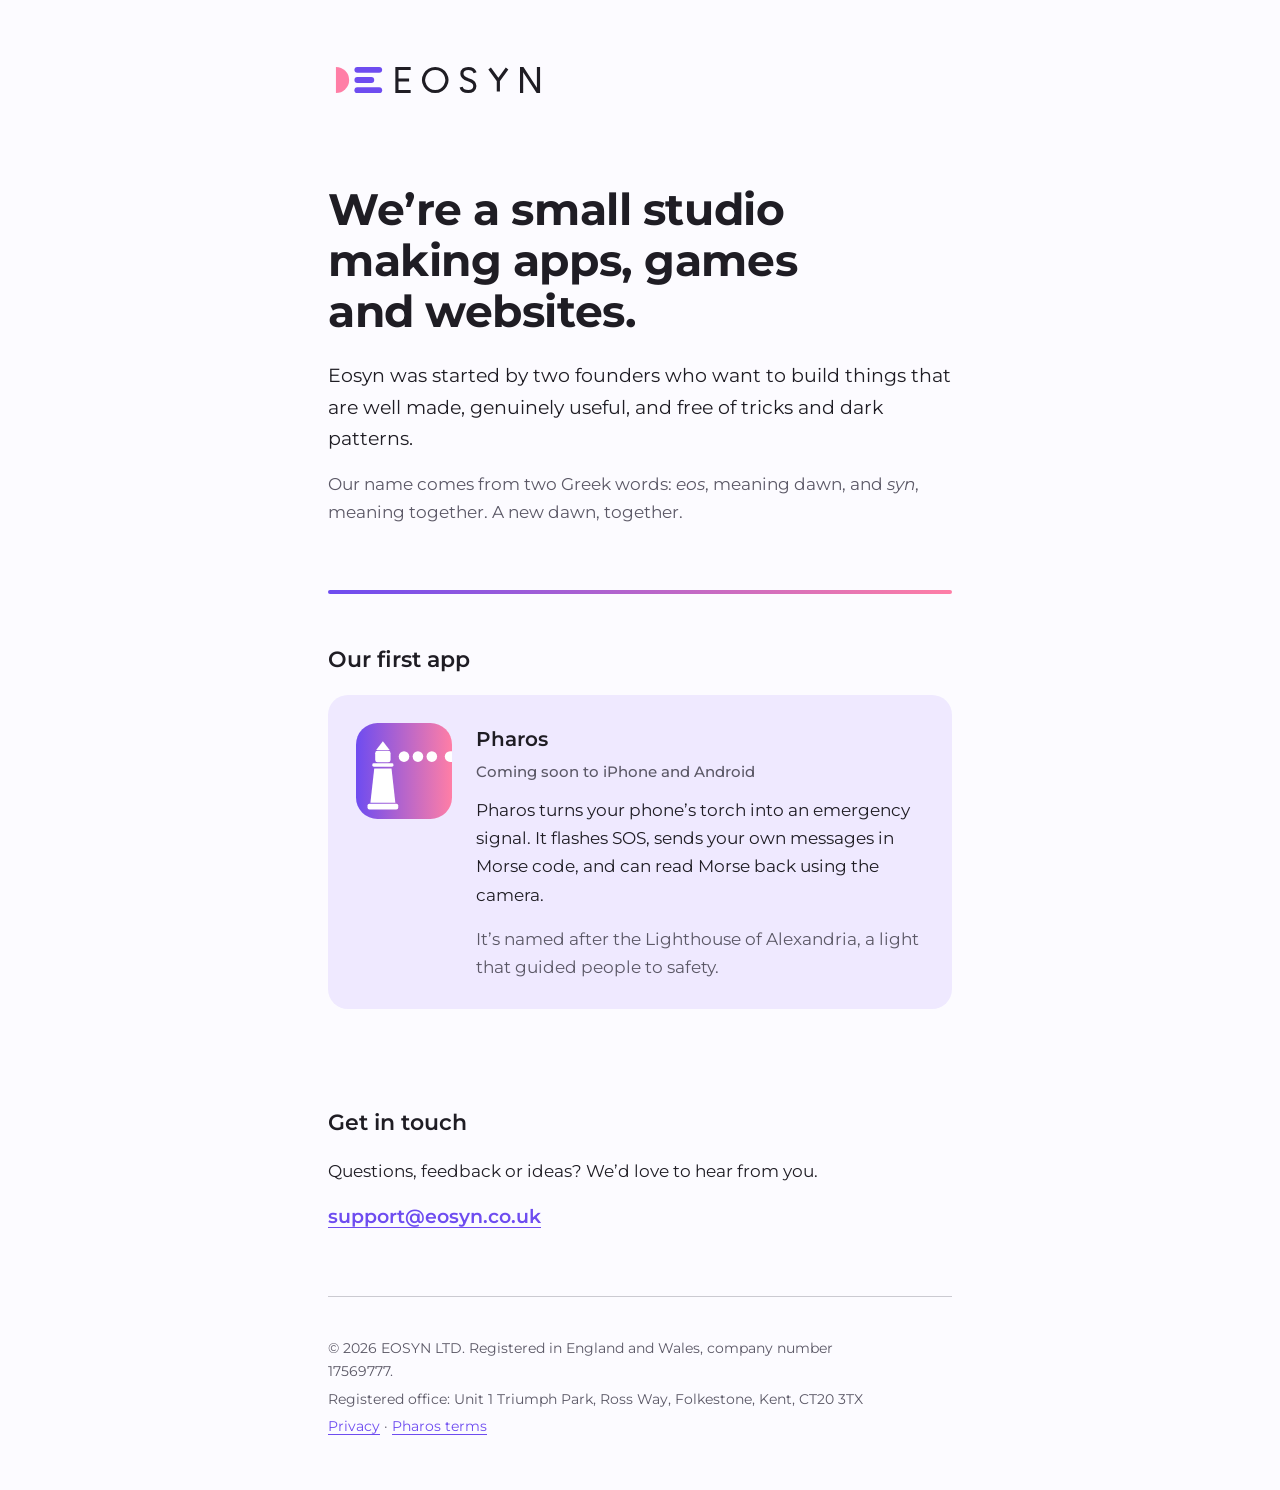
<file: index.html>
<!doctype html>
<html lang="en-GB">
<head>
  <meta charset="utf-8">
  <meta name="viewport" content="width=device-width, initial-scale=1, viewport-fit=cover">
  <title>Eosyn – apps, games and websites</title>
  <meta name="description" content="Eosyn is a small UK studio making apps, games and websites. Our first app, Pharos, turns your phone’s torch into an emergency signal.">
  <meta name="theme-color" content="#FCFBFF" media="(prefers-color-scheme: light)">
  <meta name="theme-color" content="#1F1D24" media="(prefers-color-scheme: dark)">

  <link rel="icon" href="favicon.svg" type="image/svg+xml">
  <link rel="icon" href="favicon.ico" sizes="any">
  <link rel="apple-touch-icon" href="apple-touch-icon.png">
  <link rel="manifest" href="site.webmanifest">

  <link rel="preconnect" href="https://fonts.googleapis.com">
  <link rel="preconnect" href="https://fonts.gstatic.com" crossorigin>
  <link href="https://fonts.googleapis.com/css2?family=Montserrat:wght@400;500;600;700&display=swap" rel="stylesheet">

  <link rel="stylesheet" href="styles.css">
</head>
<body>
  <div class="wrap">
    <header>
      <a class="logo" href="./" aria-label="Eosyn home">
        <picture>
          <source srcset="brand/eosyn-logo-for-dark-backgrounds.svg" media="(prefers-color-scheme: dark)">
          <img src="brand/eosyn-logo-for-light-backgrounds.svg" alt="Eosyn" width="833" height="244">
        </picture>
      </a>
    </header>

    <main>
      <div class="intro">
        <h1>We’re a small studio making apps, games and websites.</h1>
        <p class="lead">Eosyn was started by two founders who want to build things that are well made, genuinely useful, and free of tricks and dark patterns.</p>
        <p class="muted">Our name comes from two Greek words: <i>eos</i>, meaning dawn, and <i>syn</i>, meaning together. A new dawn, together.</p>
      </div>

      <hr class="horizon">

      <section aria-labelledby="apps-heading">
        <h2 id="apps-heading">Our first app</h2>
        <div class="app">
          <img src="brand/pharos-app-icon.svg" alt="" width="96" height="96">
          <div>
            <h3>Pharos</h3>
            <p class="status">Coming soon to iPhone and Android</p>
            <p>Pharos turns your phone’s torch into an emergency signal. It flashes SOS, sends your own messages in Morse code, and can read Morse back using the camera.</p>
            <p class="muted">It’s named after the Lighthouse of Alexandria, a light that guided people to safety.</p>
          </div>
        </div>
      </section>

      <section aria-labelledby="contact-heading">
        <h2 id="contact-heading">Get in touch</h2>
        <p>Questions, feedback or ideas? We’d love to hear from you.</p>
        <p><a class="email" href="mailto:support@eosyn.co.uk">support@eosyn.co.uk</a></p>
      </section>
    </main>

    <footer>
      <p>© <span id="year">2026</span> EOSYN LTD. Registered in England and Wales, company number 17569777.</p>
      <p>Registered office: Unit 1 Triumph Park, Ross Way, Folkestone, Kent, CT20 3TX</p>
      <p><a href="privacy/">Privacy</a> · <a href="pharos/terms/">Pharos terms</a></p>
    </footer>
  </div>

  <script>
    document.getElementById("year").textContent = new Date().getFullYear();
  </script>
</body>
</html>
</file>
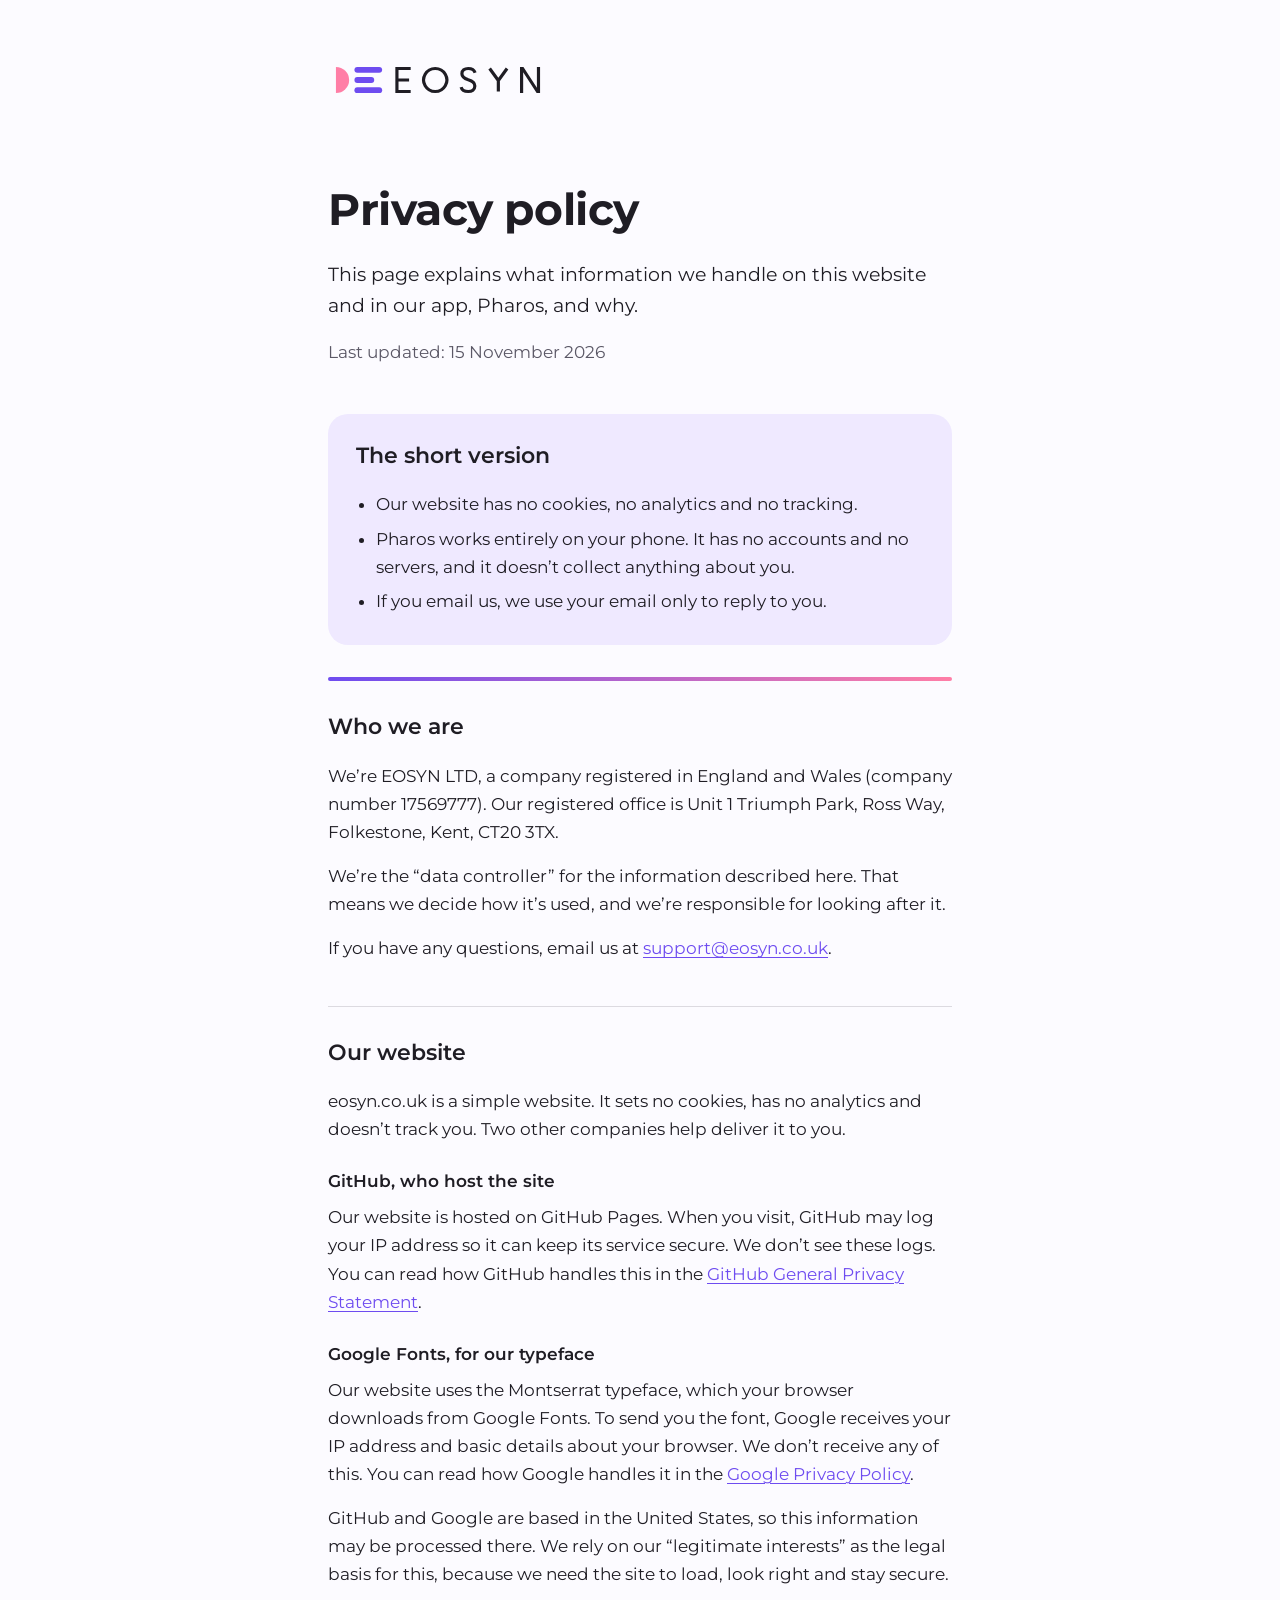
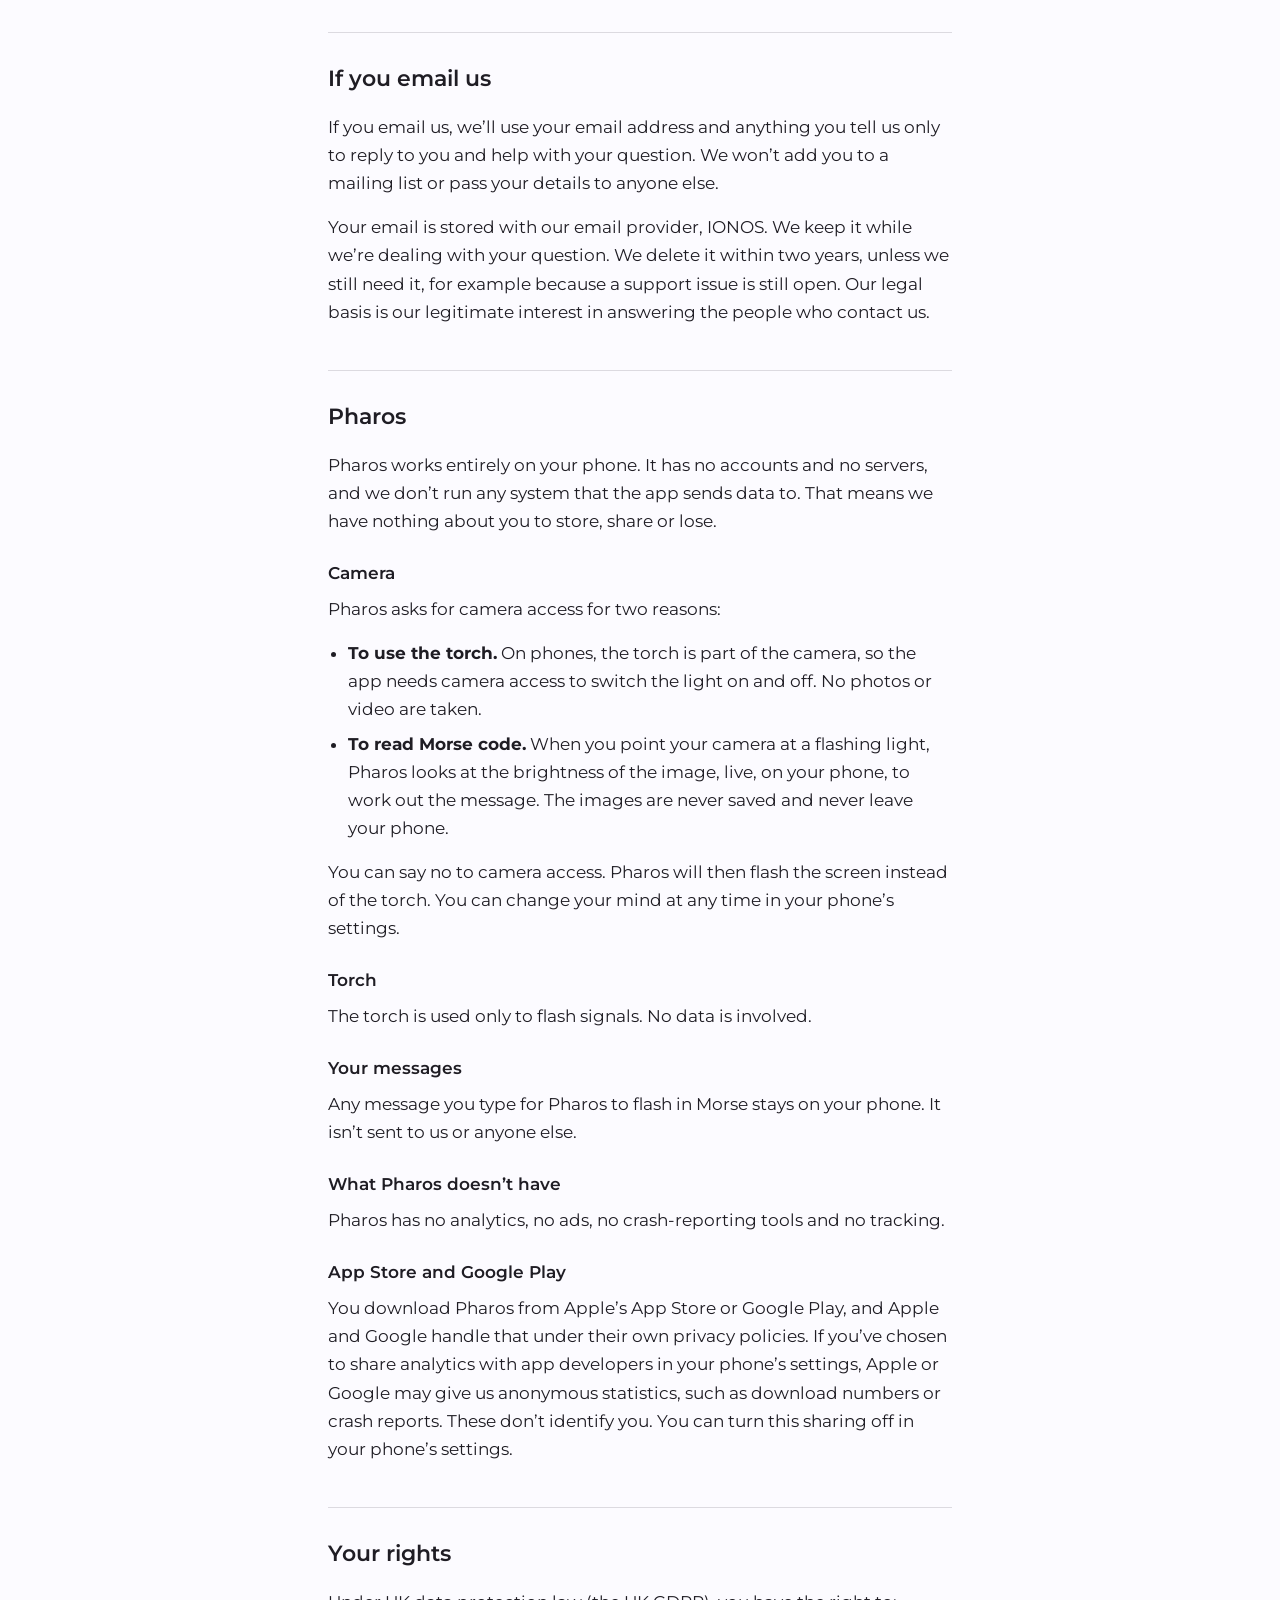
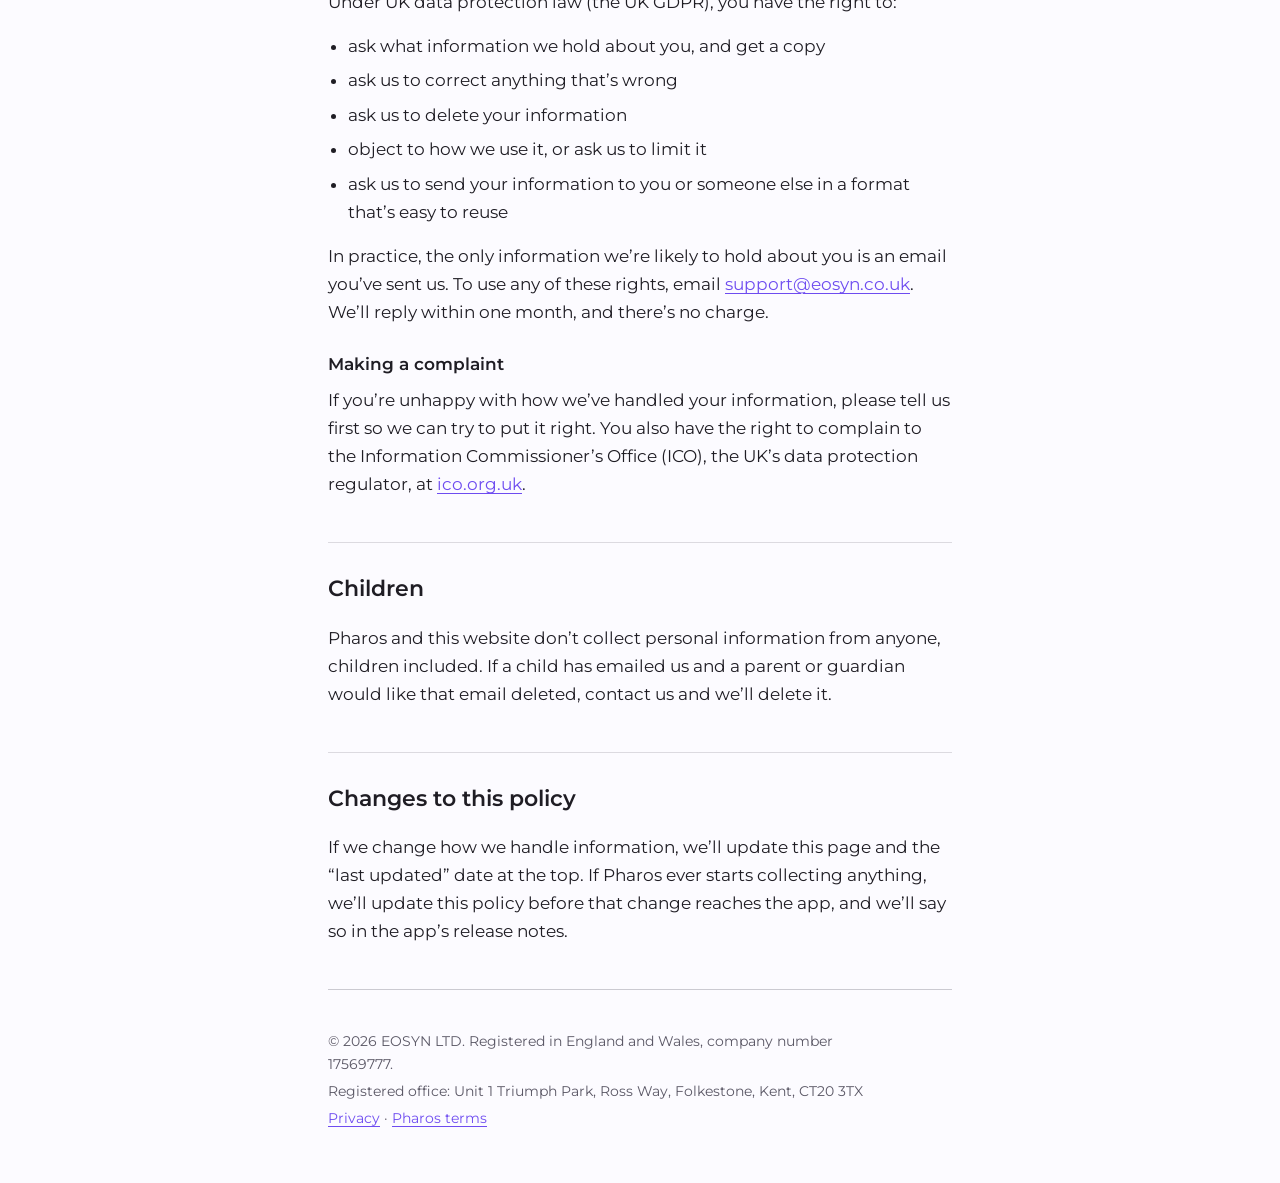
<file: privacy/index.html>
<!doctype html>
<html lang="en-GB">
<head>
  <meta charset="utf-8">
  <meta name="viewport" content="width=device-width, initial-scale=1, viewport-fit=cover">
  <title>Privacy policy – Eosyn</title>
  <meta name="description" content="How Eosyn handles your information on eosyn.co.uk and in our app, Pharos. The short version: we collect almost nothing.">
  <meta name="theme-color" content="#FCFBFF" media="(prefers-color-scheme: light)">
  <meta name="theme-color" content="#1F1D24" media="(prefers-color-scheme: dark)">

  <link rel="icon" href="../favicon.svg" type="image/svg+xml">
  <link rel="icon" href="../favicon.ico" sizes="any">
  <link rel="apple-touch-icon" href="../apple-touch-icon.png">
  <link rel="manifest" href="../site.webmanifest">

  <link rel="preconnect" href="https://fonts.googleapis.com">
  <link rel="preconnect" href="https://fonts.gstatic.com" crossorigin>
  <link href="https://fonts.googleapis.com/css2?family=Montserrat:wght@400;500;600;700&display=swap" rel="stylesheet">

  <link rel="stylesheet" href="../styles.css">
</head>
<body>
  <div class="wrap">
    <header>
      <a class="logo" href="../" aria-label="Eosyn home">
        <picture>
          <source srcset="../brand/eosyn-logo-for-dark-backgrounds.svg" media="(prefers-color-scheme: dark)">
          <img src="../brand/eosyn-logo-for-light-backgrounds.svg" alt="Eosyn" width="833" height="244">
        </picture>
      </a>
    </header>

    <main class="doc">
      <div class="intro">
        <h1>Privacy policy</h1>
        <p class="lead">This page explains what information we handle on this website and in our app, Pharos, and why.</p>
        <p class="muted">Last updated: 15 November 2026</p>
      </div>

      <div class="summary">
        <h2>The short version</h2>
        <ul>
          <li>Our website has no cookies, no analytics and no tracking.</li>
          <li>Pharos works entirely on your phone. It has no accounts and no servers, and it doesn’t collect anything about you.</li>
          <li>If you email us, we use your email only to reply to you.</li>
        </ul>
      </div>

      <hr class="horizon">

      <section aria-labelledby="who">
        <h2 id="who">Who we are</h2>
        <p>We’re EOSYN LTD, a company registered in England and Wales (company number 17569777). Our registered office is Unit 1 Triumph Park, Ross Way, Folkestone, Kent, CT20 3TX.</p>
        <p>We’re the “data controller” for the information described here. That means we decide how it’s used, and we’re responsible for looking after it.</p>
        <p>If you have any questions, email us at <a href="mailto:support@eosyn.co.uk">support@eosyn.co.uk</a>.</p>
      </section>

      <section aria-labelledby="website">
        <h2 id="website">Our website</h2>
        <p>eosyn.co.uk is a simple website. It sets no cookies, has no analytics and doesn’t track you. Two other companies help deliver it to you.</p>

        <h3>GitHub, who host the site</h3>
        <p>Our website is hosted on GitHub Pages. When you visit, GitHub may log your IP address so it can keep its service secure. We don’t see these logs. You can read how GitHub handles this in the <a href="https://docs.github.com/en/site-policy/privacy-policies/github-general-privacy-statement">GitHub General Privacy Statement</a>.</p>

        <h3>Google Fonts, for our typeface</h3>
        <p>Our website uses the Montserrat typeface, which your browser downloads from Google Fonts. To send you the font, Google receives your IP address and basic details about your browser. We don’t receive any of this. You can read how Google handles it in the <a href="https://policies.google.com/privacy">Google Privacy Policy</a>.</p>

        <p>GitHub and Google are based in the United States, so this information may be processed there. We rely on our “legitimate interests” as the legal basis for this, because we need the site to load, look right and stay secure.</p>
      </section>

      <section aria-labelledby="email">
        <h2 id="email">If you email us</h2>
        <p>If you email us, we’ll use your email address and anything you tell us only to reply to you and help with your question. We won’t add you to a mailing list or pass your details to anyone else.</p>
        <p>Your email is stored with our email provider, IONOS. We keep it while we’re dealing with your question. We delete it within two years, unless we still need it, for example because a support issue is still open. Our legal basis is our legitimate interest in answering the people who contact us.</p>
      </section>

      <section aria-labelledby="pharos">
        <h2 id="pharos">Pharos</h2>
        <p>Pharos works entirely on your phone. It has no accounts and no servers, and we don’t run any system that the app sends data to. That means we have nothing about you to store, share or lose.</p>

        <h3>Camera</h3>
        <p>Pharos asks for camera access for two reasons:</p>
        <ul>
          <li><strong>To use the torch.</strong> On phones, the torch is part of the camera, so the app needs camera access to switch the light on and off. No photos or video are taken.</li>
          <li><strong>To read Morse code.</strong> When you point your camera at a flashing light, Pharos looks at the brightness of the image, live, on your phone, to work out the message. The images are never saved and never leave your phone.</li>
        </ul>
        <p>You can say no to camera access. Pharos will then flash the screen instead of the torch. You can change your mind at any time in your phone’s settings.</p>

        <h3>Torch</h3>
        <p>The torch is used only to flash signals. No data is involved.</p>

        <h3>Your messages</h3>
        <p>Any message you type for Pharos to flash in Morse stays on your phone. It isn’t sent to us or anyone else.</p>

        <h3>What Pharos doesn’t have</h3>
        <p>Pharos has no analytics, no ads, no crash-reporting tools and no tracking.</p>

        <h3>App Store and Google Play</h3>
        <p>You download Pharos from Apple’s App Store or Google Play, and Apple and Google handle that under their own privacy policies. If you’ve chosen to share analytics with app developers in your phone’s settings, Apple or Google may give us anonymous statistics, such as download numbers or crash reports. These don’t identify you. You can turn this sharing off in your phone’s settings.</p>
      </section>

      <section aria-labelledby="rights">
        <h2 id="rights">Your rights</h2>
        <p>Under UK data protection law (the UK GDPR), you have the right to:</p>
        <ul>
          <li>ask what information we hold about you, and get a copy</li>
          <li>ask us to correct anything that’s wrong</li>
          <li>ask us to delete your information</li>
          <li>object to how we use it, or ask us to limit it</li>
          <li>ask us to send your information to you or someone else in a format that’s easy to reuse</li>
        </ul>
        <p>In practice, the only information we’re likely to hold about you is an email you’ve sent us. To use any of these rights, email <a href="mailto:support@eosyn.co.uk">support@eosyn.co.uk</a>. We’ll reply within one month, and there’s no charge.</p>

        <h3>Making a complaint</h3>
        <p>If you’re unhappy with how we’ve handled your information, please tell us first so we can try to put it right. You also have the right to complain to the Information Commissioner’s Office (ICO), the UK’s data protection regulator, at <a href="https://ico.org.uk">ico.org.uk</a>.</p>
      </section>

      <section aria-labelledby="children">
        <h2 id="children">Children</h2>
        <p>Pharos and this website don’t collect personal information from anyone, children included. If a child has emailed us and a parent or guardian would like that email deleted, contact us and we’ll delete it.</p>
      </section>

      <section aria-labelledby="changes">
        <h2 id="changes">Changes to this policy</h2>
        <p>If we change how we handle information, we’ll update this page and the “last updated” date at the top. If Pharos ever starts collecting anything, we’ll update this policy before that change reaches the app, and we’ll say so in the app’s release notes.</p>
      </section>
    </main>

    <footer>
      <p>© <span id="year">2026</span> EOSYN LTD. Registered in England and Wales, company number 17569777.</p>
      <p>Registered office: Unit 1 Triumph Park, Ross Way, Folkestone, Kent, CT20 3TX</p>
      <p><a href="../privacy/">Privacy</a> · <a href="../pharos/terms/">Pharos terms</a></p>
    </footer>
  </div>

  <script>
    document.getElementById("year").textContent = new Date().getFullYear();
  </script>
</body>
</html>
</file>
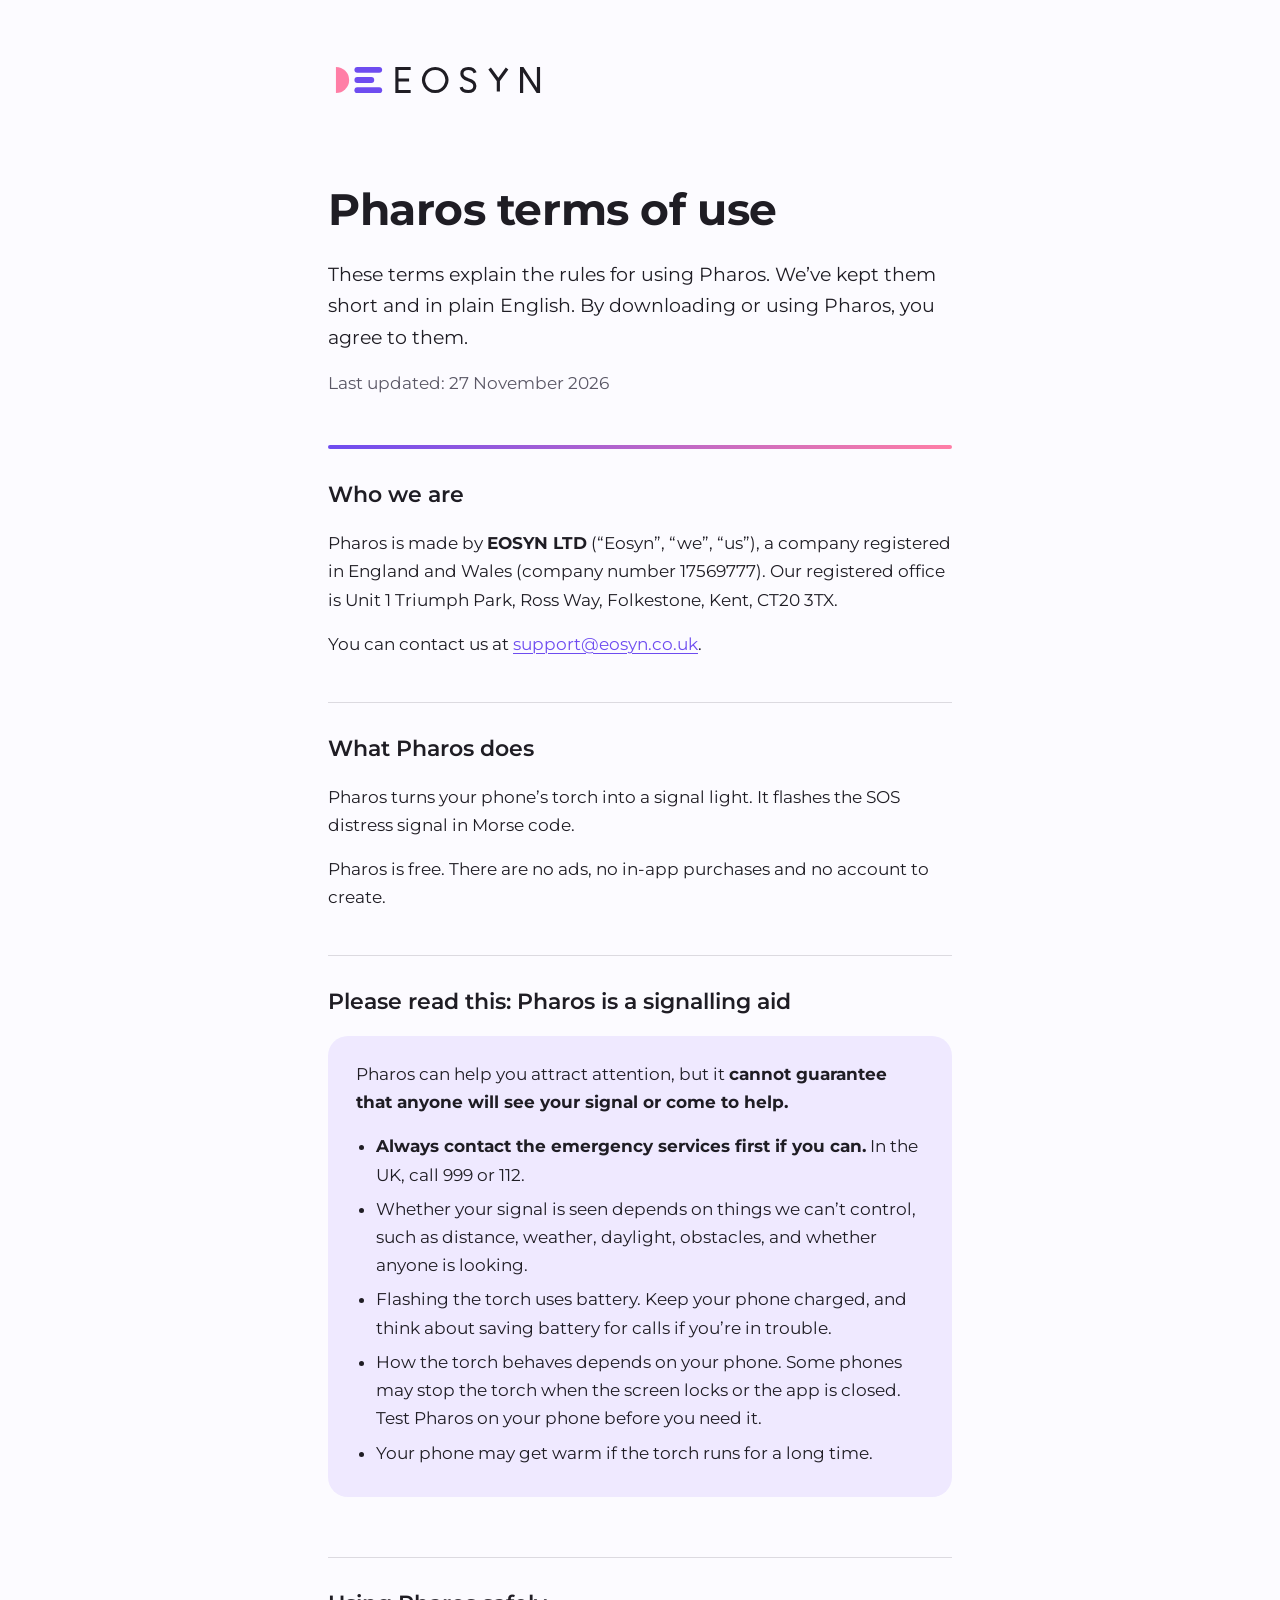
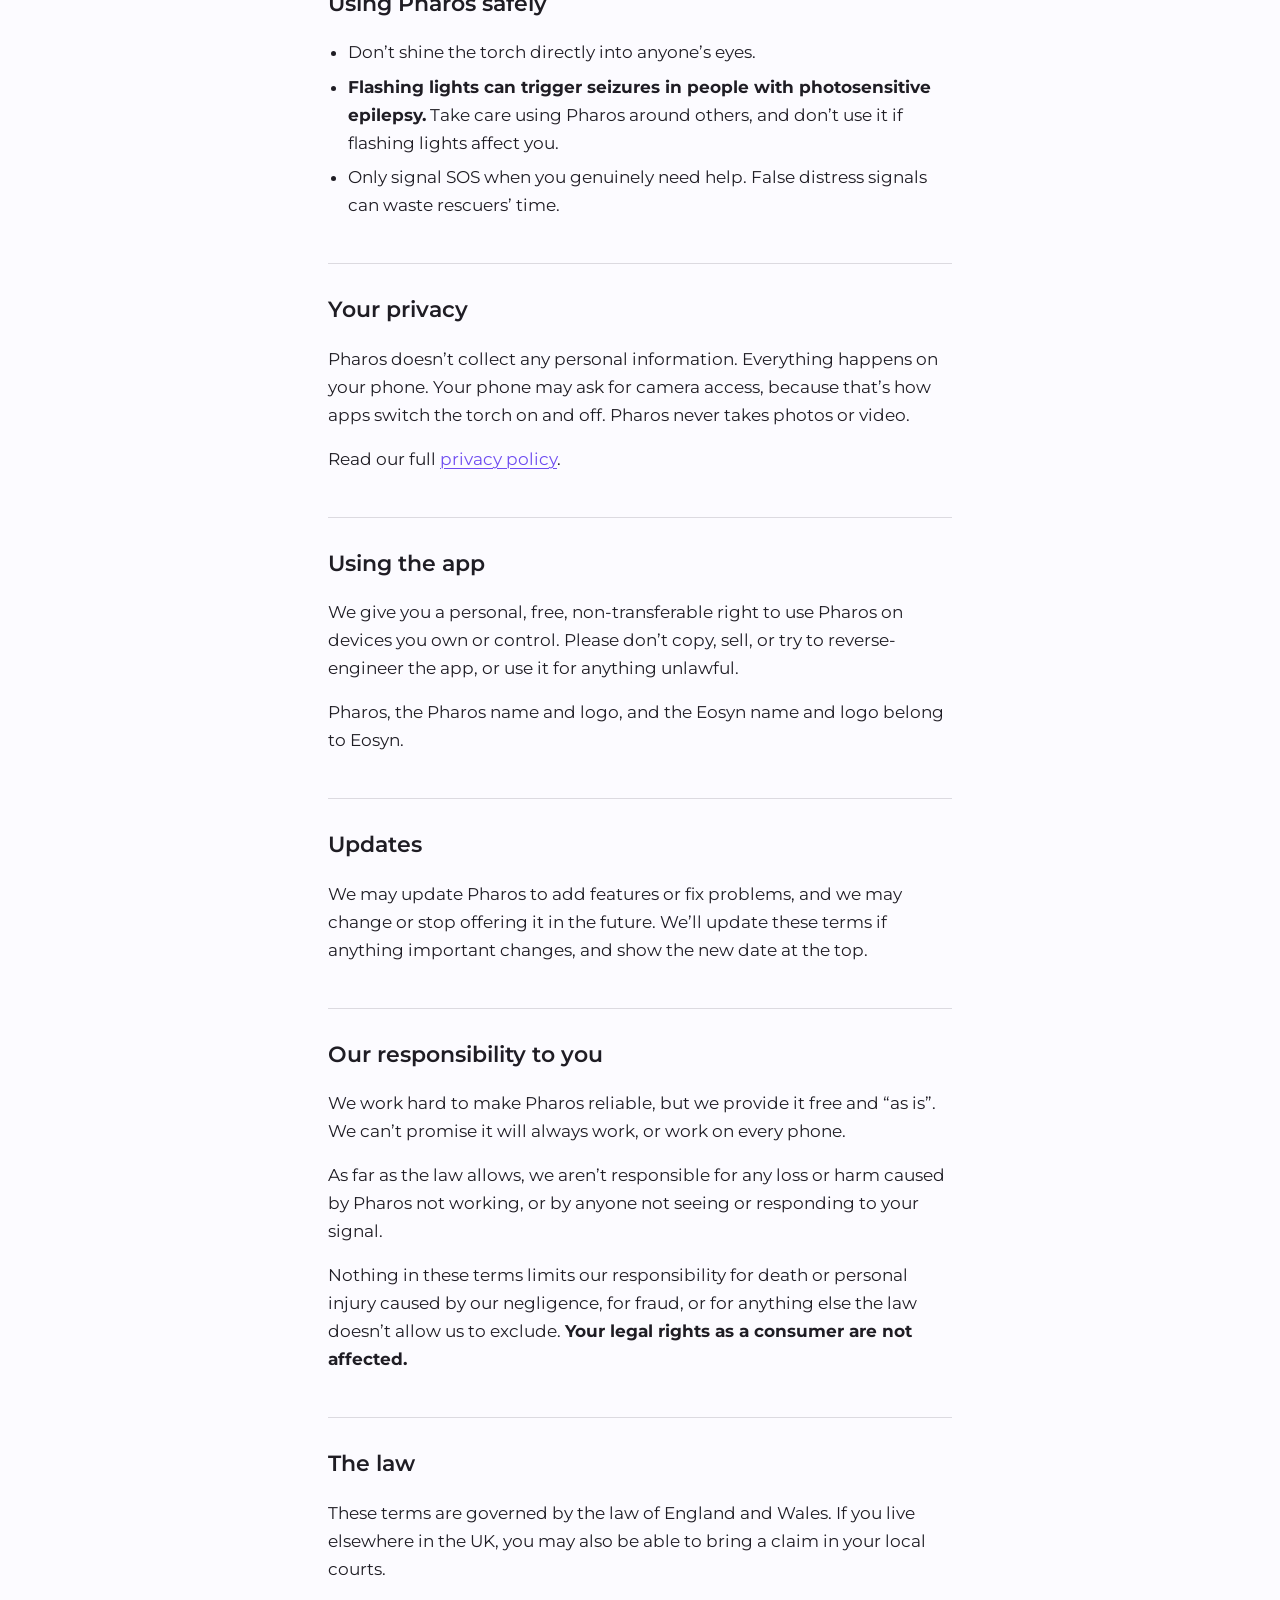
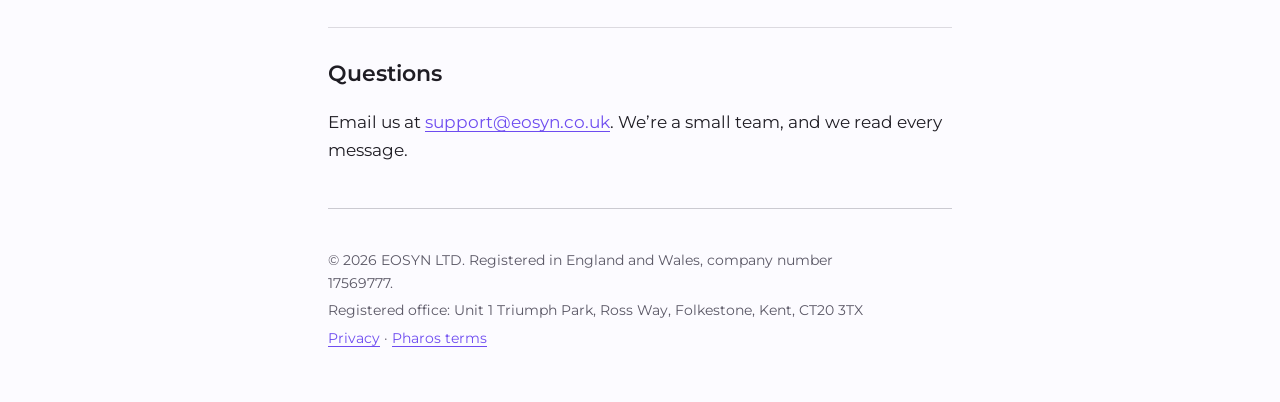
<file: pharos/terms/index.html>
<!doctype html>
<html lang="en-GB">
<head>
  <meta charset="utf-8">
  <meta name="viewport" content="width=device-width, initial-scale=1, viewport-fit=cover">
  <title>Pharos terms of use – Eosyn</title>
  <meta name="description" content="The terms for using Pharos, Eosyn’s free SOS torch app. Short and in plain English.">
  <meta name="theme-color" content="#FCFBFF" media="(prefers-color-scheme: light)">
  <meta name="theme-color" content="#1F1D24" media="(prefers-color-scheme: dark)">

  <link rel="icon" href="../../favicon.svg" type="image/svg+xml">
  <link rel="icon" href="../../favicon.ico" sizes="any">
  <link rel="apple-touch-icon" href="../../apple-touch-icon.png">
  <link rel="manifest" href="../../site.webmanifest">

  <link rel="preconnect" href="https://fonts.googleapis.com">
  <link rel="preconnect" href="https://fonts.gstatic.com" crossorigin>
  <link href="https://fonts.googleapis.com/css2?family=Montserrat:wght@400;500;600;700&display=swap" rel="stylesheet">

  <link rel="stylesheet" href="../../styles.css">
</head>
<body>
  <div class="wrap">
    <header>
      <a class="logo" href="../../" aria-label="Eosyn home">
        <picture>
          <source srcset="../../brand/eosyn-logo-for-dark-backgrounds.svg" media="(prefers-color-scheme: dark)">
          <img src="../../brand/eosyn-logo-for-light-backgrounds.svg" alt="Eosyn" width="833" height="244">
        </picture>
      </a>
    </header>

    <main class="doc">
      <div class="intro">
        <h1>Pharos terms of use</h1>
        <p class="lead">These terms explain the rules for using Pharos. We’ve kept them short and in plain English. By downloading or using Pharos, you agree to them.</p>
        <p class="muted">Last updated: 27 November 2026</p>
      </div>

      <hr class="horizon">

      <section aria-labelledby="who">
        <h2 id="who">Who we are</h2>
        <p>Pharos is made by <strong>EOSYN LTD</strong> (“Eosyn”, “we”, “us”), a company registered in England and Wales (company number 17569777). Our registered office is Unit 1 Triumph Park, Ross Way, Folkestone, Kent, CT20 3TX.</p>
        <p>You can contact us at <a href="mailto:support@eosyn.co.uk">support@eosyn.co.uk</a>.</p>
      </section>

      <section aria-labelledby="what">
        <h2 id="what">What Pharos does</h2>
        <p>Pharos turns your phone’s torch into a signal light. It flashes the SOS distress signal in Morse code.</p>
        <p>Pharos is free. There are no ads, no in-app purchases and no account to create.</p>
      </section>

      <section aria-labelledby="aid">
        <h2 id="aid">Please read this: Pharos is a signalling aid</h2>
        <div class="summary">
          <p>Pharos can help you attract attention, but it <strong>cannot guarantee that anyone will see your signal or come to help.</strong></p>
          <ul>
            <li><strong>Always contact the emergency services first if you can.</strong> In the UK, call 999 or 112.</li>
            <li>Whether your signal is seen depends on things we can’t control, such as distance, weather, daylight, obstacles, and whether anyone is looking.</li>
            <li>Flashing the torch uses battery. Keep your phone charged, and think about saving battery for calls if you’re in trouble.</li>
            <li>How the torch behaves depends on your phone. Some phones may stop the torch when the screen locks or the app is closed. Test Pharos on your phone before you need it.</li>
            <li>Your phone may get warm if the torch runs for a long time.</li>
          </ul>
        </div>
      </section>

      <section aria-labelledby="safely">
        <h2 id="safely">Using Pharos safely</h2>
        <ul>
          <li>Don’t shine the torch directly into anyone’s eyes.</li>
          <li><strong>Flashing lights can trigger seizures in people with photosensitive epilepsy.</strong> Take care using Pharos around others, and don’t use it if flashing lights affect you.</li>
          <li>Only signal SOS when you genuinely need help. False distress signals can waste rescuers’ time.</li>
        </ul>
      </section>

      <section aria-labelledby="privacy">
        <h2 id="privacy">Your privacy</h2>
        <p>Pharos doesn’t collect any personal information. Everything happens on your phone. Your phone may ask for camera access, because that’s how apps switch the torch on and off. Pharos never takes photos or video.</p>
        <p>Read our full <a href="../../privacy/">privacy policy</a>.</p>
      </section>

      <section aria-labelledby="using">
        <h2 id="using">Using the app</h2>
        <p>We give you a personal, free, non-transferable right to use Pharos on devices you own or control. Please don’t copy, sell, or try to reverse-engineer the app, or use it for anything unlawful.</p>
        <p>Pharos, the Pharos name and logo, and the Eosyn name and logo belong to Eosyn.</p>
      </section>

      <section aria-labelledby="updates">
        <h2 id="updates">Updates</h2>
        <p>We may update Pharos to add features or fix problems, and we may change or stop offering it in the future. We’ll update these terms if anything important changes, and show the new date at the top.</p>
      </section>

      <section aria-labelledby="responsibility">
        <h2 id="responsibility">Our responsibility to you</h2>
        <p>We work hard to make Pharos reliable, but we provide it free and “as is”. We can’t promise it will always work, or work on every phone.</p>
        <p>As far as the law allows, we aren’t responsible for any loss or harm caused by Pharos not working, or by anyone not seeing or responding to your signal.</p>
        <p>Nothing in these terms limits our responsibility for death or personal injury caused by our negligence, for fraud, or for anything else the law doesn’t allow us to exclude. <strong>Your legal rights as a consumer are not affected.</strong></p>
      </section>

      <section aria-labelledby="law">
        <h2 id="law">The law</h2>
        <p>These terms are governed by the law of England and Wales. If you live elsewhere in the UK, you may also be able to bring a claim in your local courts.</p>
      </section>

      <section aria-labelledby="questions">
        <h2 id="questions">Questions</h2>
        <p>Email us at <a href="mailto:support@eosyn.co.uk">support@eosyn.co.uk</a>. We’re a small team, and we read every message.</p>
      </section>
    </main>

    <footer>
      <p>© <span id="year">2026</span> EOSYN LTD. Registered in England and Wales, company number 17569777.</p>
      <p>Registered office: Unit 1 Triumph Park, Ross Way, Folkestone, Kent, CT20 3TX</p>
      <p><a href="../../privacy/">Privacy</a> · <a href="../../pharos/terms/">Pharos terms</a></p>
    </footer>
  </div>

  <script>
    document.getElementById("year").textContent = new Date().getFullYear();
  </script>
</body>
</html>
</file>
<file: styles.css>
/* Brand tokens from docs/brand.md */
:root {
  --eosyn-main: #1F1D24;
  --eosyn-primary: #6E4CF0;
  --eosyn-sunrise: #FF7EA6;
  --eosyn-soft: #EFE9FF;
  --eosyn-base: #FCFBFF;
  --eosyn-gradient: linear-gradient(90deg, #6E4CF0, #FF7EA6);

  --bg: var(--eosyn-base);
  --text: var(--eosyn-main);
  --muted: #5B5866;
  --link: var(--eosyn-primary);
  --panel: var(--eosyn-soft);

  color-scheme: light;
  box-sizing: border-box;
  padding-top: env(safe-area-inset-top, 0px);
  padding-bottom: env(safe-area-inset-bottom, 0px);
}

/* Dark mode: Sunrise on Main passes AA for text; Primary on Main doesn't, so links switch to Sunrise. */
@media (prefers-color-scheme: dark) {
  :root {
    --bg: var(--eosyn-main);
    --text: var(--eosyn-base);
    --muted: #B9B4C7;
    --link: var(--eosyn-sunrise);
    --panel: #2A2731;
    color-scheme: dark;
  }
}

*, *::before, *::after { box-sizing: inherit; }

html, body { margin: 0; }

body {
  background: var(--bg);
  color: var(--text);
  font-family: "Montserrat", "Segoe UI", Roboto, Helvetica, Arial, sans-serif;
  font-size: 1.0625rem;
  line-height: 1.65;
  -webkit-font-smoothing: antialiased;
}

.wrap {
  max-width: 42rem;
  margin: 0 auto;
  padding: 0 1.5rem;
}

header { padding: 3rem 0 0; }

.logo img {
  display: block;
  width: 220px;   /* comfortably above the 120px minimum in brand.md */
  height: auto;
}

.intro { padding: 4.5rem 0 3rem; }

h1 {
  font-size: clamp(2rem, 5vw, 2.75rem);
  font-weight: 700;
  line-height: 1.15;
  letter-spacing: -0.01em;
  margin: 0 0 1.5rem;
  max-width: 18ch;
}

p { margin: 0 0 1rem; max-width: 62ch; }

.lead { font-size: 1.1875rem; }

.muted { color: var(--muted); }

/* The one use of the sunrise gradient: a horizon line where the light comes up. */
.horizon {
  height: 4px;
  border-radius: 2px;
  background: var(--eosyn-gradient);
  border: 0;
  margin: 0;
  width: 100%;
}

section { padding: 3rem 0; }

h2 {
  font-size: 1.375rem;
  font-weight: 600;
  margin: 0 0 1rem;
}

.app {
  display: grid;
  grid-template-columns: 96px 1fr;
  gap: 1.5rem;
  align-items: start;
  background: var(--panel);
  border-radius: 20px;
  padding: 1.75rem;
}

.app img {
  width: 96px;
  height: 96px;
  border-radius: 22.37%;   /* matches the iOS icon mask, per the Pharos brand README */
  display: block;
}

.app h3 {
  font-size: 1.25rem;
  font-weight: 600;
  margin: 0 0 0.25rem;
}

.app .status {
  font-size: 0.9375rem;
  font-weight: 500;
  color: var(--muted);
  margin-bottom: 0.75rem;
}

.app p:last-child { margin-bottom: 0; }

a {
  color: var(--link);
  text-underline-offset: 0.2em;
  text-decoration-thickness: 1px;
}
a:hover { text-decoration-thickness: 2px; }
a:focus-visible {
  outline: 2px solid var(--link);
  outline-offset: 3px;
  border-radius: 2px;
}

.email {
  font-size: 1.1875rem;
  font-weight: 600;
}

footer {
  padding: 2.5rem 0 3rem;
  font-size: 0.875rem;
  color: var(--muted);
  border-top: 1px solid color-mix(in srgb, var(--muted) 30%, transparent);
}
footer p { margin: 0 0 0.25rem; }

@media (max-width: 30rem) {
  header { padding-top: 2rem; }
  .intro { padding-top: 3rem; }
  .logo img { width: 180px; }
  .app { grid-template-columns: 1fr; }
  .app img { width: 80px; height: 80px; }
}

/* Long-form pages (e.g. the privacy policy): tighter sections than the homepage, so a long page doesn't feel sparse. */
.doc .intro { padding-bottom: 2rem; }
.doc section { padding: 1.75rem 0; }
.doc section + section { border-top: 1px solid color-mix(in srgb, var(--muted) 20%, transparent); }
.doc h3 {
  font-size: 1.0625rem;
  font-weight: 600;
  margin: 1.5rem 0 0.5rem;
}
.doc ul { margin: 0 0 1rem; padding-left: 1.25rem; max-width: 62ch; }
.doc li { margin-bottom: 0.4rem; }
.summary {
  background: var(--panel);
  border-radius: 20px;
  padding: 1.5rem 1.75rem;
  margin-bottom: 2rem;
}
.summary ul { margin-bottom: 0; }
</file>
